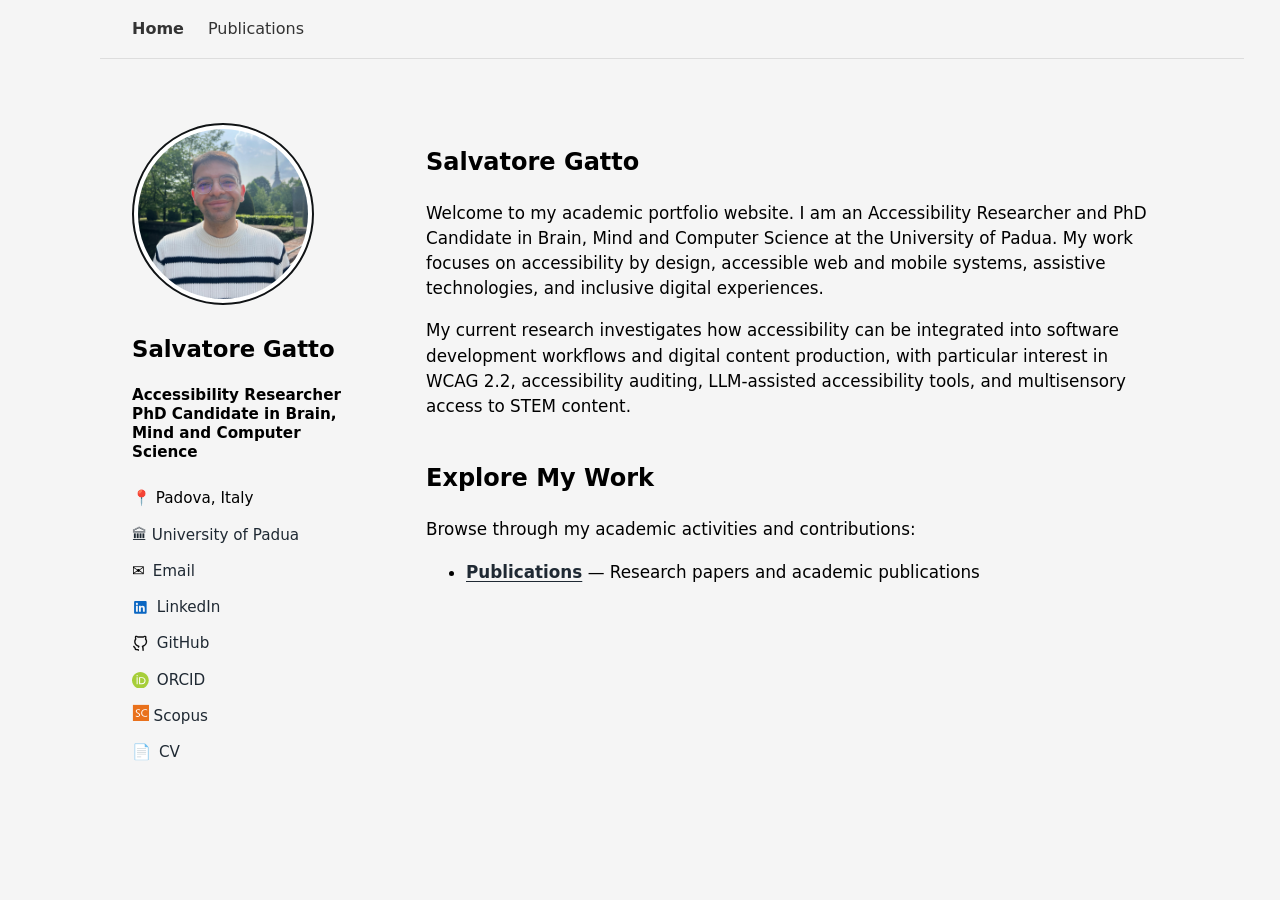
<file: index.html>
<!doctype html>
<html lang="en">

<head>
  <meta charset="utf-8">
  <meta name="viewport" content="width=device-width, initial-scale=1">
  <title>Salvatore Gatto</title>
  <meta name="description" content="Academic website of Salvatore Gatto">
  <meta name="description"
    content="Salvatore Gatto is an accessibility researcher and PhD candidate at the University of Padua working on accessible web systems, assistive technologies, and inclusive design.">
  <meta name="author" content="Salvatore Gatto">
  <link rel="stylesheet" href="css/styles.css">
  <meta property="og:title" content="Salvatore Gatto – Accessibility Researcher">
  <meta property="og:description" content="Accessibility research, assistive technologies, and inclusive design.">
  <meta property="og:type" content="website">
</head>

<body>
  <a class="skip-link" href="#main">Skip to main content</a>
  <nav class="main-nav" aria-label="Primary">
    <span class="current-page" aria-current="page">Home</span>
    <a href="/html/publications.html">Publications</a>
  </nav>


  <main id="main" class="page-layout">
    <aside class="profile-sidebar" aria-labelledby="profile-name">
      <img src="images/Salvatore-Gatto-1.jpg" alt="Portrait of Salvatore Gatto" class="profile-photo">

      <h2 id="profile-name">Salvatore Gatto</h2>

      <p class="profile-role">
        Accessibility Researcher<br>
        PhD Candidate in Brain, Mind and Computer Science
      </p>

      <ul class="contact-list" aria-label="Contact information">
        <li>📍 Padova, Italy</li>
        <li>
          <a href="https://www.unipd.it/">🏛 University of Padua</a>
        </li>
        <li>
          ✉️ <a href="mailto:salvatore.gatto99@gmail.com">Email</a>
        </li>

        <li>
          <a href="https://linkedin.com/in/salvatore-gatto-216877252/" class="icon-link">
            <svg class="icon linkedin" viewBox="0 0 16 16" xmlns="http://www.w3.org/2000/svg" fill="none">
              <path fill="#0A66C2"
                d="M12.225 12.225h-1.778V9.44c0-.664-.012-1.519-.925-1.519-.926 0-1.068.724-1.068 1.47v2.834H6.676V6.498h1.707v.783h.024c.348-.594.996-.95 1.684-.925 1.802 0 2.135 1.185 2.135 2.728l-.001 3.14zM4.67 5.715a1.037 1.037 0 01-1.032-1.031c0-.566.466-1.032 1.032-1.032.566 0 1.031.466 1.032 1.032 0 .566-.466 1.032-1.032 1.032zm.889 6.51h-1.78V6.498h1.78v5.727zM13.11 2H2.885A.88.88 0 002 2.866v10.268a.88.88 0 00.885.866h10.226a.882.882 0 00.889-.866V2.865a.88.88 0 00-.889-.864z" />
            </svg>
            <span>LinkedIn</span>
          </a>
        </li>
        <li>
          <a href="https://github.com/saso-gatto" class="icon-link">
            <svg class="icon github" viewBox="0 0 24 24" fill="none" xmlns="http://www.w3.org/2000/svg">
              <path
                d="M4.0744 2.9938C4.13263 1.96371 4.37869 1.51577 5.08432 1.15606C5.84357 0.768899 7.04106 0.949072 8.45014 1.66261C9.05706 1.97009 9.11886 1.97635 10.1825 1.83998C11.5963 1.65865 13.4164 1.65929 14.7213 1.84164C15.7081 1.97954 15.7729 1.97265 16.3813 1.66453C18.3814 0.651679 19.9605 0.71795 20.5323 1.8387C20.8177 2.39812 20.8707 3.84971 20.6494 5.04695C20.5267 5.71069 20.5397 5.79356 20.8353 6.22912C22.915 9.29385 21.4165 14.2616 17.8528 16.1155C17.5801 16.2574 17.3503 16.3452 17.163 16.4167C16.5879 16.6363 16.4133 16.703 16.6247 17.7138C16.7265 18.2 16.8491 19.4088 16.8973 20.4002C16.9844 22.1922 16.9831 22.2047 16.6688 22.5703C16.241 23.0676 15.6244 23.076 15.2066 22.5902C14.9341 22.2734 14.9075 22.1238 14.9075 20.9015C14.9075 19.0952 14.7095 17.8946 14.2417 16.8658C13.6854 15.6415 14.0978 15.185 15.37 14.9114C17.1383 14.531 18.5194 13.4397 19.2892 11.8146C20.0211 10.2698 20.1314 8.13501 18.8082 6.83668C18.4319 6.3895 18.4057 5.98446 18.6744 4.76309C18.7748 4.3066 18.859 3.71768 18.8615 3.45425C18.8653 3.03823 18.8274 2.97541 18.5719 2.97541C18.4102 2.97541 17.7924 3.21062 17.1992 3.49805L16.2524 3.95695C16.1663 3.99866 16.07 4.0147 15.975 4.0038C13.5675 3.72746 11.2799 3.72319 8.86062 4.00488C8.76526 4.01598 8.66853 3.99994 8.58215 3.95802L7.63585 3.49882C7.04259 3.21087 6.42482 2.97541 6.26317 2.97541C5.88941 2.97541 5.88379 3.25135 6.22447 4.89078C6.43258 5.89203 6.57262 6.11513 5.97101 6.91572C5.06925 8.11576 4.844 9.60592 5.32757 11.1716C5.93704 13.1446 7.4295 14.4775 9.52773 14.9222C10.7926 15.1903 11.1232 15.5401 10.6402 16.9905C10.26 18.1319 10.0196 18.4261 9.46707 18.4261C8.72365 18.4261 8.25796 17.7821 8.51424 17.1082C8.62712 16.8112 8.59354 16.7795 7.89711 16.5255C5.77117 15.7504 4.14514 14.0131 3.40172 11.7223C2.82711 9.95184 3.07994 7.64739 4.00175 6.25453C4.31561 5.78028 4.32047 5.74006 4.174 4.83217C4.09113 4.31822 4.04631 3.49103 4.0744 2.9938Z"
                fill="#0F0F0F" />
              <path
                d="M3.33203 15.9454C3.02568 15.4859 2.40481 15.3617 1.94528 15.6681C1.48576 15.9744 1.36158 16.5953 1.66793 17.0548C1.8941 17.3941 2.16467 17.6728 2.39444 17.9025C2.4368 17.9449 2.47796 17.9858 2.51815 18.0257C2.71062 18.2169 2.88056 18.3857 3.05124 18.5861C3.42875 19.0292 3.80536 19.626 4.0194 20.6962C4.11474 21.1729 4.45739 21.4297 4.64725 21.5419C4.85315 21.6635 5.07812 21.7352 5.26325 21.7819C5.64196 21.8774 6.10169 21.927 6.53799 21.9559C7.01695 21.9877 7.53592 21.998 7.99999 22.0008C8.00033 22.5527 8.44791 23.0001 8.99998 23.0001C9.55227 23.0001 9.99998 22.5524 9.99998 22.0001V21.0001C9.99998 20.4478 9.55227 20.0001 8.99998 20.0001C8.90571 20.0001 8.80372 20.0004 8.69569 20.0008C8.10883 20.0026 7.34388 20.0049 6.67018 19.9603C6.34531 19.9388 6.07825 19.9083 5.88241 19.871C5.58083 18.6871 5.09362 17.8994 4.57373 17.2891C4.34391 17.0194 4.10593 16.7834 3.91236 16.5914C3.87612 16.5555 3.84144 16.5211 3.80865 16.4883C3.5853 16.265 3.4392 16.1062 3.33203 15.9454Z"
                fill="#0F0F0F" />
            </svg>
            <span>GitHub</span>
          </a>
        </li>
        <li>
          <a href="https://orcid.org/0009-0006-2533-0139" class="icon-link">
            <svg class="icon orcid" mlns="http://www.w3.org/2000/svg" viewBox="0 0 256 256" aria-hidden="true"
              focusable="false">
              <path fill="#A6CE39"
                d="M256,128c0,70.7-57.3,128-128,128C57.3,256,0,198.7,0,128C0,57.3,57.3,0,128,0C198.7,0,256,57.3,256,128z" />
              <g fill="#FFFFFF">
                <path d="M86.3,186.2H70.9V79.1h15.4v48.4V186.2z" />
                <path
                  d="M108.9,79.1h41.6c39.6,0,57,28.3,57,53.6c0,27.5-21.5,53.6-56.8,53.6h-41.8V79.1z M124.3,172.4h24.5c34.9,0,42.9-26.5,42.9-39.7c0-21.5-13.7-39.7-43.7-39.7h-23.7V172.4z" />
                <path
                  d="M88.7,56.8c0,5.5-4.5,10.1-10.1,10.1c-5.6,0-10.1-4.6-10.1-10.1c0-5.6,4.5-10.1,10.1-10.1C84.2,46.7,88.7,51.3,88.7,56.8z" />
              </g>
            </svg>
            <span>ORCID</span>
          </a>
        </li>
        <li>
          <a href="https://www.scopus.com/authid/detail.uri?authorId=59294184200">
            <svg class="icon scopus" xmlns:dc="http://purl.org/dc/elements/1.1/"
              xmlns:cc="http://creativecommons.org/ns#" xmlns:rdf="http://www.w3.org/1999/02/22-rdf-syntax-ns#"
              xmlns:svg="http://www.w3.org/2000/svg" xmlns="http://www.w3.org/2000/svg"
              xmlns:sodipodi="http://sodipodi.sourceforge.net/DTD/sodipodi-0.dtd"
              xmlns:inkscape="http://www.inkscape.org/namespaces/inkscape" viewBox="0 0 68 68" version="1.1" id="svg916"
              inkscape:version="1.0 (4035a4f, 2020-05-01)" sodipodi:docname="scopus.svg">
              <defs id="defs910" />
              <g transform="translate(-128,-60)" inkscape:label="Layer 1" inkscape:groupmode="layer" id="layer1">
                <rect style="opacity:0.999;fill:#e9711c;fill-opacity:1;stroke-width:0.399999;stroke-linecap:square"
                  id="rect1609" width="67.73333" height="67.73333" x="131.72469" y="63.613396" />
                <g transform="matrix(8.0000004,0,0,8.0000004,-922.07286,-445.2938)"
                  style="font-style:normal;font-weight:normal;font-size:5.69722px;line-height:1.25;font-family:sans-serif;fill:#ffffff;fill-opacity:1;stroke:none;stroke-width:0.14243"
                  id="text874" aria-label="Scopus">
                  <path id="path2345"
                    style="font-style:normal;font-variant:normal;font-weight:normal;font-stretch:normal;font-family:NexusSans;-inkscape-font-specification:NexusSans;fill:#ffffff;stroke-width:0.14243"
                    d="m 135.36567,68.642465 c 0,-0.541236 -0.47857,-0.786216 -0.94004,-1.059683 -0.35893,-0.216494 -0.74064,-0.364622 -0.74064,-0.763427 0,-0.296256 0.21649,-0.620997 0.64378,-0.620997 0.37032,0 0.6267,0.05697 0.95144,0.250678 l 0.0285,-0.450081 c -0.30196,-0.125339 -0.51845,-0.182311 -1.00841,-0.182311 -0.70076,0 -1.12805,0.455778 -1.12805,1.036894 0,0.581117 0.51275,0.831794 0.97992,1.116655 0.34753,0.210797 0.71215,0.353228 0.71215,0.729244 0,0.364622 -0.32474,0.626695 -0.71215,0.626695 -0.38171,0 -0.63239,-0.08546 -0.92295,-0.262073 l -0.0684,0.450081 c 0.29626,0.136733 0.59821,0.199403 1.01411,0.199403 0.58112,0 1.19072,-0.358925 1.19072,-1.071078 z" />
                  <path id="path2347"
                    style="font-style:normal;font-variant:normal;font-weight:normal;font-stretch:normal;font-family:NexusSans;-inkscape-font-specification:NexusSans;fill:#ffffff;stroke-width:0.14243"
                    d="m 139.01082,69.485654 -0.0342,-0.432989 c -0.34753,0.188008 -0.71785,0.262072 -1.08817,0.262072 -0.80901,0 -1.45279,-0.677969 -1.45279,-1.57813 0,-0.951435 0.63239,-1.538249 1.37303,-1.538249 0.46717,0 0.82609,0.07406 1.16793,0.262072 l 0.0342,-0.427292 c -0.31335,-0.148127 -0.56972,-0.216494 -1.14514,-0.216494 -1.10526,0 -1.94275,0.86028 -1.94275,1.954147 0,1.247691 0.99701,1.931357 1.92566,1.931357 0.46717,0 0.85458,-0.06267 1.16223,-0.216494 z" />
                </g>
              </g>
            </svg>
            <span> Scopus</span>
          </a>
        </li>
        <li>
          📄 <a href="assets/Salvatore-Gatto-CV-2026.pdf">CV</a>
        </li>
      </ul>
    </aside>

    <section class="main-content" aria-labelledby="intro-heading">
      <h1 id="intro-heading">Salvatore Gatto</h1>

      <p>
        Welcome to my academic portfolio website. I am an Accessibility Researcher
        and PhD Candidate in Brain, Mind and Computer Science at the University of
        Padua. My work focuses on accessibility by design, accessible web and
        mobile systems, assistive technologies, and inclusive digital experiences.
      </p>

      <p>
        My current research investigates how accessibility can be integrated into
        software development workflows and digital content production, with
        particular interest in WCAG 2.2, accessibility auditing, LLM-assisted
        accessibility tools, and multisensory access to STEM content.
      </p>

      <section class="work-links" aria-labelledby="work-heading">
        <h2 id="work-heading">Explore My Work</h2>

        <p>Browse through my academic activities and contributions:</p>

        <ul>
          <li>
            <a href="/html/publications.html">Publications</a>
            <span>— Research papers and academic publications</span>
          </li>
          <!--
          <li>
            <a href="research.html">Research</a>
            <span>— Research interests, projects, and current work</span>
          </li>
          <li>
            <a href="projects.html">Projects</a>
            <span>— Accessibility tools and prototypes</span>
          </li>
          <li>
            <a href="teaching.html">Teaching</a>
            <span>— Teaching experience and materials</span>
          </li>-->
        </ul>
      </section>
    </section>
  </main>
</body>

</html>
</file>
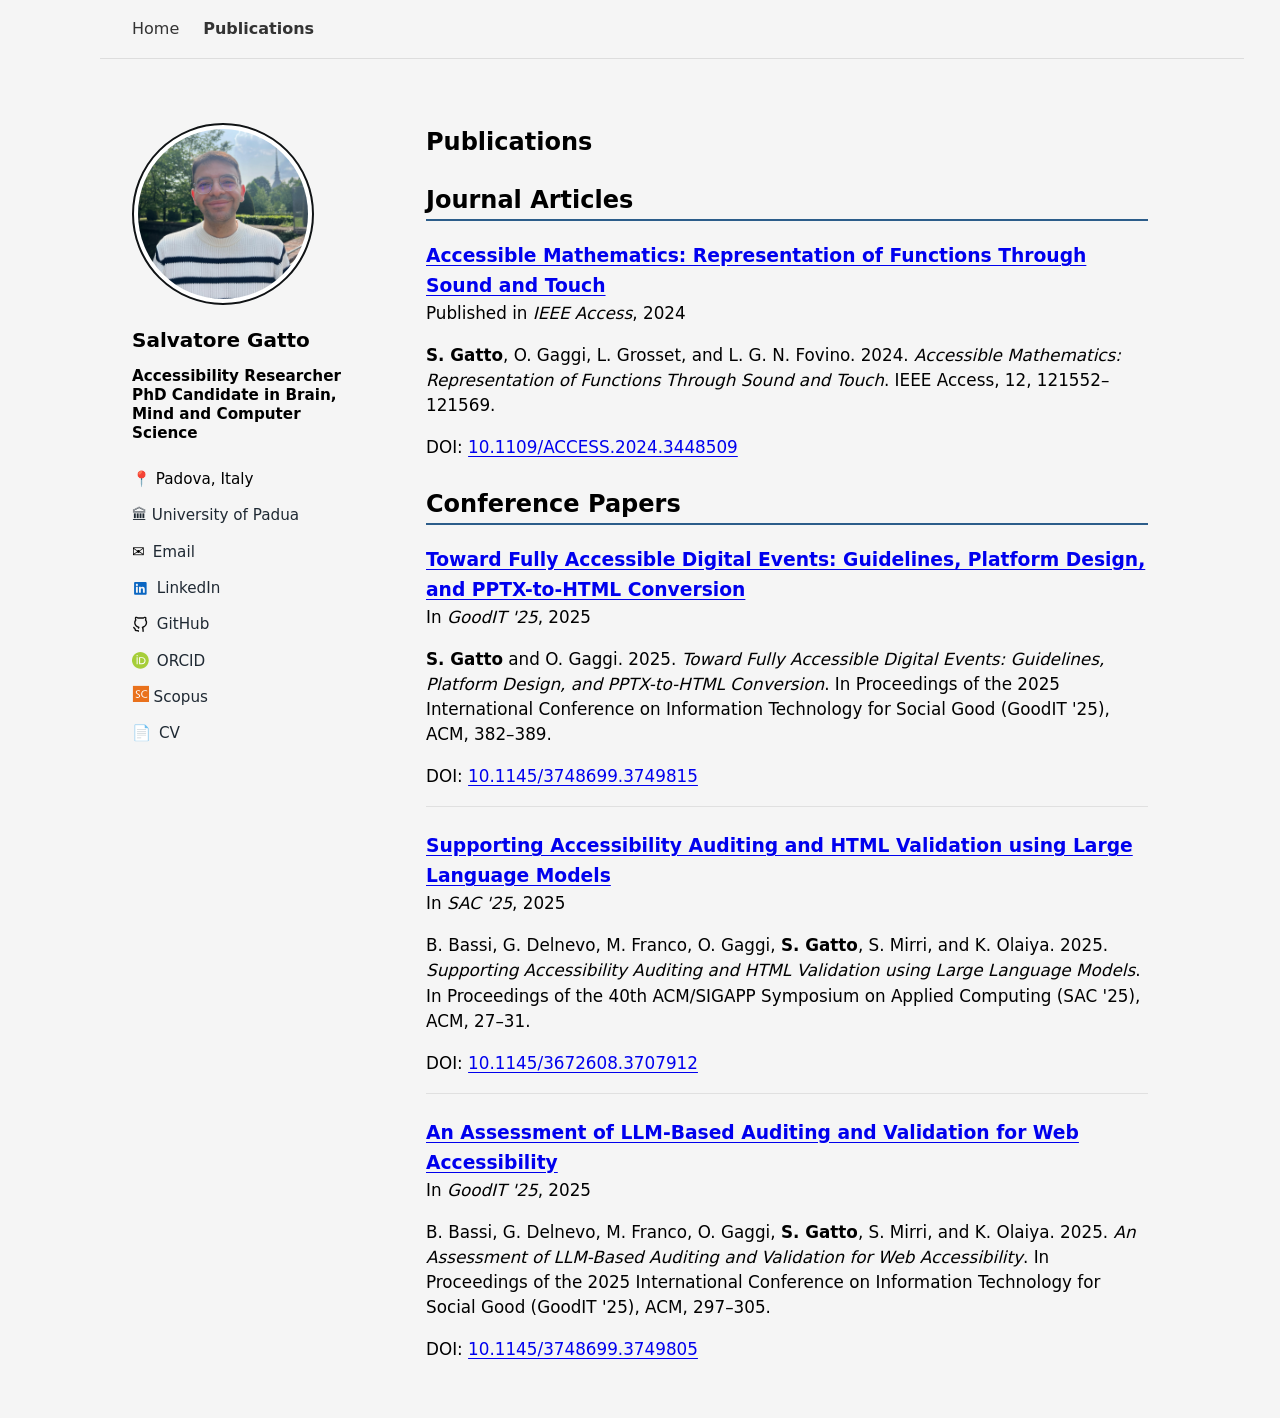
<file: html/publications.html>
<!doctype html>
<html lang="en">

<head>
    <meta charset="utf-8">
    <meta name="viewport" content="width=device-width, initial-scale=1">
    <title>Salvatore Gatto</title>
    <meta name="description" content="Academic website of Salvatore Gatto">
    <link rel="stylesheet" href="../css/styles.css">
</head>

<body>
    <a class="skip-link" href="#main">Skip to main content</a>
    <nav class="main-nav" aria-label="Primary">
        <a href="../index.html">Home</a>
        <span class="current-page" aria-current="page">Publications</span>
    </nav>


    <main id="main" class="page-layout">
        <aside class="profile-sidebar" aria-labelledby="profile-name">
            <img src="../images/Salvatore-Gatto-1.jpg" alt="Portrait of Salvatore Gatto" class="profile-photo">

            <h1 id="profile-name">Salvatore Gatto</h1>

            <p class="profile-role">
                Accessibility Researcher<br>
                PhD Candidate in Brain, Mind and Computer Science
            </p>

            <ul class="contact-list" aria-label="Contact information">
                <li>📍 Padova, Italy</li>
                <li>
                    <a href="https://www.unipd.it/">🏛 University of Padua</a>
                </li>
                <li>
                    ✉️ <a href="mailto:salvatore.gatto99@gmail.com">Email</a>
                </li>

                <li>
                    <a href="https://linkedin.com/in/salvatore-gatto-216877252/" class="icon-link">
                        <svg class="icon linkedin" viewBox="0 0 16 16" xmlns="http://www.w3.org/2000/svg" fill="none">
                            <path fill="#0A66C2"
                                d="M12.225 12.225h-1.778V9.44c0-.664-.012-1.519-.925-1.519-.926 0-1.068.724-1.068 1.47v2.834H6.676V6.498h1.707v.783h.024c.348-.594.996-.95 1.684-.925 1.802 0 2.135 1.185 2.135 2.728l-.001 3.14zM4.67 5.715a1.037 1.037 0 01-1.032-1.031c0-.566.466-1.032 1.032-1.032.566 0 1.031.466 1.032 1.032 0 .566-.466 1.032-1.032 1.032zm.889 6.51h-1.78V6.498h1.78v5.727zM13.11 2H2.885A.88.88 0 002 2.866v10.268a.88.88 0 00.885.866h10.226a.882.882 0 00.889-.866V2.865a.88.88 0 00-.889-.864z" />
                        </svg>
                        <span>LinkedIn</span>
                    </a>
                </li>
                <li>
                    <a href="https://github.com/saso-gatto" class="icon-link">
                        <svg class="icon github" viewBox="0 0 24 24" fill="none" xmlns="http://www.w3.org/2000/svg">
                            <path
                                d="M4.0744 2.9938C4.13263 1.96371 4.37869 1.51577 5.08432 1.15606C5.84357 0.768899 7.04106 0.949072 8.45014 1.66261C9.05706 1.97009 9.11886 1.97635 10.1825 1.83998C11.5963 1.65865 13.4164 1.65929 14.7213 1.84164C15.7081 1.97954 15.7729 1.97265 16.3813 1.66453C18.3814 0.651679 19.9605 0.71795 20.5323 1.8387C20.8177 2.39812 20.8707 3.84971 20.6494 5.04695C20.5267 5.71069 20.5397 5.79356 20.8353 6.22912C22.915 9.29385 21.4165 14.2616 17.8528 16.1155C17.5801 16.2574 17.3503 16.3452 17.163 16.4167C16.5879 16.6363 16.4133 16.703 16.6247 17.7138C16.7265 18.2 16.8491 19.4088 16.8973 20.4002C16.9844 22.1922 16.9831 22.2047 16.6688 22.5703C16.241 23.0676 15.6244 23.076 15.2066 22.5902C14.9341 22.2734 14.9075 22.1238 14.9075 20.9015C14.9075 19.0952 14.7095 17.8946 14.2417 16.8658C13.6854 15.6415 14.0978 15.185 15.37 14.9114C17.1383 14.531 18.5194 13.4397 19.2892 11.8146C20.0211 10.2698 20.1314 8.13501 18.8082 6.83668C18.4319 6.3895 18.4057 5.98446 18.6744 4.76309C18.7748 4.3066 18.859 3.71768 18.8615 3.45425C18.8653 3.03823 18.8274 2.97541 18.5719 2.97541C18.4102 2.97541 17.7924 3.21062 17.1992 3.49805L16.2524 3.95695C16.1663 3.99866 16.07 4.0147 15.975 4.0038C13.5675 3.72746 11.2799 3.72319 8.86062 4.00488C8.76526 4.01598 8.66853 3.99994 8.58215 3.95802L7.63585 3.49882C7.04259 3.21087 6.42482 2.97541 6.26317 2.97541C5.88941 2.97541 5.88379 3.25135 6.22447 4.89078C6.43258 5.89203 6.57262 6.11513 5.97101 6.91572C5.06925 8.11576 4.844 9.60592 5.32757 11.1716C5.93704 13.1446 7.4295 14.4775 9.52773 14.9222C10.7926 15.1903 11.1232 15.5401 10.6402 16.9905C10.26 18.1319 10.0196 18.4261 9.46707 18.4261C8.72365 18.4261 8.25796 17.7821 8.51424 17.1082C8.62712 16.8112 8.59354 16.7795 7.89711 16.5255C5.77117 15.7504 4.14514 14.0131 3.40172 11.7223C2.82711 9.95184 3.07994 7.64739 4.00175 6.25453C4.31561 5.78028 4.32047 5.74006 4.174 4.83217C4.09113 4.31822 4.04631 3.49103 4.0744 2.9938Z"
                                fill="#0F0F0F" />
                            <path
                                d="M3.33203 15.9454C3.02568 15.4859 2.40481 15.3617 1.94528 15.6681C1.48576 15.9744 1.36158 16.5953 1.66793 17.0548C1.8941 17.3941 2.16467 17.6728 2.39444 17.9025C2.4368 17.9449 2.47796 17.9858 2.51815 18.0257C2.71062 18.2169 2.88056 18.3857 3.05124 18.5861C3.42875 19.0292 3.80536 19.626 4.0194 20.6962C4.11474 21.1729 4.45739 21.4297 4.64725 21.5419C4.85315 21.6635 5.07812 21.7352 5.26325 21.7819C5.64196 21.8774 6.10169 21.927 6.53799 21.9559C7.01695 21.9877 7.53592 21.998 7.99999 22.0008C8.00033 22.5527 8.44791 23.0001 8.99998 23.0001C9.55227 23.0001 9.99998 22.5524 9.99998 22.0001V21.0001C9.99998 20.4478 9.55227 20.0001 8.99998 20.0001C8.90571 20.0001 8.80372 20.0004 8.69569 20.0008C8.10883 20.0026 7.34388 20.0049 6.67018 19.9603C6.34531 19.9388 6.07825 19.9083 5.88241 19.871C5.58083 18.6871 5.09362 17.8994 4.57373 17.2891C4.34391 17.0194 4.10593 16.7834 3.91236 16.5914C3.87612 16.5555 3.84144 16.5211 3.80865 16.4883C3.5853 16.265 3.4392 16.1062 3.33203 15.9454Z"
                                fill="#0F0F0F" />
                        </svg>
                        <span>GitHub</span>
                    </a>
                </li>
                <li>
                    <a href="https://orcid.org/0009-0006-2533-0139" class="icon-link">
                        <svg class="icon orcid" mlns="http://www.w3.org/2000/svg" viewBox="0 0 256 256"
                            aria-hidden="true" focusable="false">
                            <path fill="#A6CE39"
                                d="M256,128c0,70.7-57.3,128-128,128C57.3,256,0,198.7,0,128C0,57.3,57.3,0,128,0C198.7,0,256,57.3,256,128z" />
                            <g fill="#FFFFFF">
                                <path d="M86.3,186.2H70.9V79.1h15.4v48.4V186.2z" />
                                <path
                                    d="M108.9,79.1h41.6c39.6,0,57,28.3,57,53.6c0,27.5-21.5,53.6-56.8,53.6h-41.8V79.1z M124.3,172.4h24.5c34.9,0,42.9-26.5,42.9-39.7c0-21.5-13.7-39.7-43.7-39.7h-23.7V172.4z" />
                                <path
                                    d="M88.7,56.8c0,5.5-4.5,10.1-10.1,10.1c-5.6,0-10.1-4.6-10.1-10.1c0-5.6,4.5-10.1,10.1-10.1C84.2,46.7,88.7,51.3,88.7,56.8z" />
                            </g>
                        </svg>
                        <span>ORCID</span>
                    </a>
                </li>
                <li>
                    <a href="https://www.scopus.com/authid/detail.uri?authorId=59294184200">
                        <svg class="icon scopus" xmlns:dc="http://purl.org/dc/elements/1.1/"
                            xmlns:cc="http://creativecommons.org/ns#"
                            xmlns:rdf="http://www.w3.org/1999/02/22-rdf-syntax-ns#"
                            xmlns:svg="http://www.w3.org/2000/svg" xmlns="http://www.w3.org/2000/svg"
                            xmlns:sodipodi="http://sodipodi.sourceforge.net/DTD/sodipodi-0.dtd"
                            xmlns:inkscape="http://www.inkscape.org/namespaces/inkscape" viewBox="0 0 68 68"
                            version="1.1" id="svg916" inkscape:version="1.0 (4035a4f, 2020-05-01)"
                            sodipodi:docname="scopus.svg">
                            <defs id="defs910" />
                            <g transform="translate(-128,-60)" inkscape:label="Layer 1" inkscape:groupmode="layer"
                                id="layer1">
                                <rect
                                    style="opacity:0.999;fill:#e9711c;fill-opacity:1;stroke-width:0.399999;stroke-linecap:square"
                                    id="rect1609" width="67.73333" height="67.73333" x="131.72469" y="63.613396" />
                                <g transform="matrix(8.0000004,0,0,8.0000004,-922.07286,-445.2938)"
                                    style="font-style:normal;font-weight:normal;font-size:5.69722px;line-height:1.25;font-family:sans-serif;fill:#ffffff;fill-opacity:1;stroke:none;stroke-width:0.14243"
                                    id="text874" aria-label="Scopus">
                                    <path id="path2345"
                                        style="font-style:normal;font-variant:normal;font-weight:normal;font-stretch:normal;font-family:NexusSans;-inkscape-font-specification:NexusSans;fill:#ffffff;stroke-width:0.14243"
                                        d="m 135.36567,68.642465 c 0,-0.541236 -0.47857,-0.786216 -0.94004,-1.059683 -0.35893,-0.216494 -0.74064,-0.364622 -0.74064,-0.763427 0,-0.296256 0.21649,-0.620997 0.64378,-0.620997 0.37032,0 0.6267,0.05697 0.95144,0.250678 l 0.0285,-0.450081 c -0.30196,-0.125339 -0.51845,-0.182311 -1.00841,-0.182311 -0.70076,0 -1.12805,0.455778 -1.12805,1.036894 0,0.581117 0.51275,0.831794 0.97992,1.116655 0.34753,0.210797 0.71215,0.353228 0.71215,0.729244 0,0.364622 -0.32474,0.626695 -0.71215,0.626695 -0.38171,0 -0.63239,-0.08546 -0.92295,-0.262073 l -0.0684,0.450081 c 0.29626,0.136733 0.59821,0.199403 1.01411,0.199403 0.58112,0 1.19072,-0.358925 1.19072,-1.071078 z" />
                                    <path id="path2347"
                                        style="font-style:normal;font-variant:normal;font-weight:normal;font-stretch:normal;font-family:NexusSans;-inkscape-font-specification:NexusSans;fill:#ffffff;stroke-width:0.14243"
                                        d="m 139.01082,69.485654 -0.0342,-0.432989 c -0.34753,0.188008 -0.71785,0.262072 -1.08817,0.262072 -0.80901,0 -1.45279,-0.677969 -1.45279,-1.57813 0,-0.951435 0.63239,-1.538249 1.37303,-1.538249 0.46717,0 0.82609,0.07406 1.16793,0.262072 l 0.0342,-0.427292 c -0.31335,-0.148127 -0.56972,-0.216494 -1.14514,-0.216494 -1.10526,0 -1.94275,0.86028 -1.94275,1.954147 0,1.247691 0.99701,1.931357 1.92566,1.931357 0.46717,0 0.85458,-0.06267 1.16223,-0.216494 z" />
                                </g>
                            </g>
                        </svg>
                        <span> Scopus</span>
                    </a>
                </li>
                <li>
                    📄 <a href="../assets/Salvatore-Gatto-CV-2026.pdf">CV</a>
                </li>
            </ul>
        </aside>

        <section class="main-content" aria-labelledby="intro-heading">
            <h2 id="intro-heading">Publications</h2>

                <section class="main-content">
                    <section aria-labelledby="journal-heading">
                        <h2 id="journal-heading" class="pub-section">Journal Articles</h2>

                        <article class="publication">
                            <h3 class="pub-title">
                                <a href="https://doi.org/10.1109/ACCESS.2024.3448509">
                                    Accessible Mathematics: Representation of Functions Through Sound and Touch
                                </a>
                            </h3>
                            <p class="pub-meta">
                                Published in <em>IEEE Access</em>, 2024

                            </p>

                            <p class="pub-authors">
                                <strong>S. Gatto</strong>, O. Gaggi, L. Grosset, and L. G. N. Fovino.
                                2024. <em>Accessible Mathematics: Representation of Functions Through Sound and
                                    Touch</em>.
                                IEEE Access, 12, 121552–121569.
                            </p>

                            <p class="pub-doi">
                                DOI:
                                <a href="https://doi.org/10.1109/ACCESS.2024.3448509">
                                    10.1109/ACCESS.2024.3448509
                                </a>
                            </p>

                        </article>
                    </section>

                    <section aria-labelledby="conference-heading">
                        <h2 id="conference-heading" class="pub-section">Conference Papers</h2>

                        <!-- Paper 1 -->
                        <article class="publication">
                            <h3 class="pub-title">
                                <a href="https://doi.org/10.1145/3748699.3749815">
                                    Toward Fully Accessible Digital Events: Guidelines, Platform Design, and
                                    PPTX-to-HTML Conversion
                                </a>
                            </h3>

                            <p class="pub-meta">
                                In <em>GoodIT '25</em>, 2025
                            </p>

                            <p class="pub-authors">
                                <strong>S. Gatto</strong> and O. Gaggi.
                                2025. <em>Toward Fully Accessible Digital Events: Guidelines, Platform Design, and
                                    PPTX-to-HTML Conversion</em>.
                                In Proceedings of the 2025 International Conference on Information Technology for Social
                                Good (GoodIT '25),
                                ACM, 382–389.
                            </p>

                            <p class="pub-doi">
                                DOI:
                                <a href="https://doi.org/10.1145/3748699.3749815">
                                    10.1145/3748699.3749815
                                </a>
                            </p>
                        </article>

                        <!-- Paper 2 -->
                        <article class="publication">
                            <h3 class="pub-title">
                                <a href="https://doi.org/10.1145/3672608.3707912">
                                    Supporting Accessibility Auditing and HTML Validation using Large Language Models
                                </a>
                            </h3>

                            <p class="pub-meta">
                                In <em>SAC '25</em>, 2025
                            </p>

                            <p class="pub-authors">
                                B. Bassi, G. Delnevo, M. Franco, O. Gaggi,
                                <strong>S. Gatto</strong>, S. Mirri, and K. Olaiya.
                                2025. <em>Supporting Accessibility Auditing and HTML Validation using Large Language
                                    Models</em>.
                                In Proceedings of the 40th ACM/SIGAPP Symposium on Applied Computing (SAC '25),
                                ACM, 27–31.
                            </p>

                            <p class="pub-doi">
                                DOI:
                                <a href="https://doi.org/10.1145/3672608.3707912">
                                    10.1145/3672608.3707912
                                </a>
                            </p>
                        </article>

                        <!-- Paper 3 -->
                        <article class="publication">
                            <h3 class="pub-title">
                                <a href="https://doi.org/10.1145/3748699.3749805">
                                    An Assessment of LLM-Based Auditing and Validation for Web Accessibility
                                </a>
                            </h3>

                            <p class="pub-meta">
                                In <em>GoodIT '25</em>, 2025
                            </p>

                            <p class="pub-authors">
                                B. Bassi, G. Delnevo, M. Franco, O. Gaggi,
                                <strong>S. Gatto</strong>, S. Mirri, and K. Olaiya.
                                2025. <em>An Assessment of LLM-Based Auditing and Validation for Web Accessibility</em>.
                                In Proceedings of the 2025 International Conference on Information Technology for Social
                                Good (GoodIT '25),
                                ACM, 297–305.
                            </p>

                            <p class="pub-doi">
                                DOI:
                                <a href="https://doi.org/10.1145/3748699.3749805">
                                    10.1145/3748699.3749805
                                </a>
                            </p>
                        </article>
                    </section>
                </section>
        </section>
    </main>
</body>

</html>
</file>
<file: css/styles.css>
.main-nav {
  width: 100%;                 /* full width */
  display: flex;               /* enables spacing */
  gap: 1.5rem;                 /* space between links */
  padding: 1rem 2rem;          /* space inside nav */
  background-color: #f5f5f5;   /* optional */
  border-bottom: 1px solid #ddd;
  margin-bottom: 2em;
}

/* push nav content independent of page width */
.main-nav {
  justify-content: flex-start; /* left aligned */
}

/* style links */
.main-nav a{
  text-decoration: none;
  color: #333;
  font-weight: 500;
}

.main-nav span{
 text-decoration: none;
  color: #333;
  font-weight: 700;
}

/* hover */
.main-nav a:hover {
  text-decoration: underline;
}

/* accessibility: focus */
.main-nav a:focus-visible {
  outline: 3px solid #000;
  outline-offset: 2px;
}

.page-layout {
  display: grid;
  grid-template-columns: 230px 1fr;
  gap: 4rem;
  max-width: 1100px;
  margin: 0 auto;
  padding: 2rem;
}

.profile-sidebar {
  font-size: 0.95rem;
}

.profile-photo {
  width: 170px;
  height: 170px;
  object-fit: cover;
  border-radius: 50%;
  border: 2px solid #101315;
  padding: 4px;
  background: #ffffff;
}

.profile-sidebar h1 {
  margin: 1rem 0 0.5rem;
  font-size: 1.25rem;
  line-height: 1.2;
}

.profile-role {
  font-weight: 700;
  line-height: 1.25;
  margin-bottom: 1.5rem;
}

.contact-list {
  list-style: none;
  padding: 0;
  margin-bottom: 0.75rem;
}

.contact-list li {
  display: flex;
  align-items: center;
  margin-bottom: 0.75rem;
  gap: 0.5rem;
}
.contact-list a {
  color: #1f2933;
  text-decoration: none;
}

.contact-list a:hover,
.contact-list a:focus-visible {
  text-decoration: underline;
}

.icon-link {
  display: inline-flex;
  align-items: center;
  gap: 0.5rem;
  text-decoration: none;
  color: inherit;
}

.icon {
  width: 1.1em;
  height: 1.1em;
  flex-shrink: 0;
}

.main-content {
  max-width: 820px;
}

.main-content h2 {
  margin-top: 0;
}

.main-content p {
  font-size: 1.05rem;
  line-height: 1.5;
}

.work-links {
  margin-top: 2.5rem;
}

.work-links ul {
  margin-top: 1rem;
}

.work-links li {
  margin-bottom: 0.8rem;
  font-size: 1.05rem;
}

.work-links a {
  font-weight: 700;
  color: #1f2933;
}

.work-links a:hover,
.work-links a:focus-visible {
  text-decoration-thickness: 0.15em;
}

a:focus-visible {
  outline: 3px solid #000;
  outline-offset: 3px;
}

@media (max-width: 750px) {
  .page-layout {
    grid-template-columns: 1fr;
    gap: 2rem;
    padding: 1.25rem;
  }

  .profile-sidebar {
    border-bottom: 1px solid #d0d0d0;
    padding-bottom: 1.5rem;
  }
}
 
 body {
     font-family: "Inter", system-ui, sans-serif;
     line-height: 1.6;
     max-width: 1080px;
     margin: 0 auto;
     background-color: whitesmoke;
 }

 a {
     text-underline-offset: 0.15em;
 }

 .skip-link {
     position: absolute;
     left: -9999px;
 }

 .skip-link:focus {
     left: 1rem;
     top: 1rem;
     background: #fff;
     padding: 0.5rem;
     border: 2px solid;
 }

 .header-content {
     display: flex;
     align-items: center;
     gap: 1.5rem;
 }

 .profile-image {
     width: 20%;
     border-radius: 30%;
     object-fit: cover;
     flex-shrink: 0;
     border: 1px solid grey;
 }

 .contact-info {
  margin-top: 1rem;
  width: 5%;
    display: inline-flex;
 }

 .contact-button {

  margin-right: 1rem;
 }

.contact-icon {
  width: 2em;
}

section {
  margin-bottom: 0;
  margin-top: 0;
}

.pub-section {
  border-bottom: 2px solid #2c5d8a;
}

.publication {
  margin-bottom: 1.5rem;
  border-bottom: 1px solid #e0e0e0;
}

/* remove divider from last item */
.publication:last-child {
  border-bottom: none;
}

.pub-title{
    margin-bottom: 0;
}


.pub-links a {
  text-decoration: underline;
}

.pub-meta{
    margin-top: 0;
}
</file>
